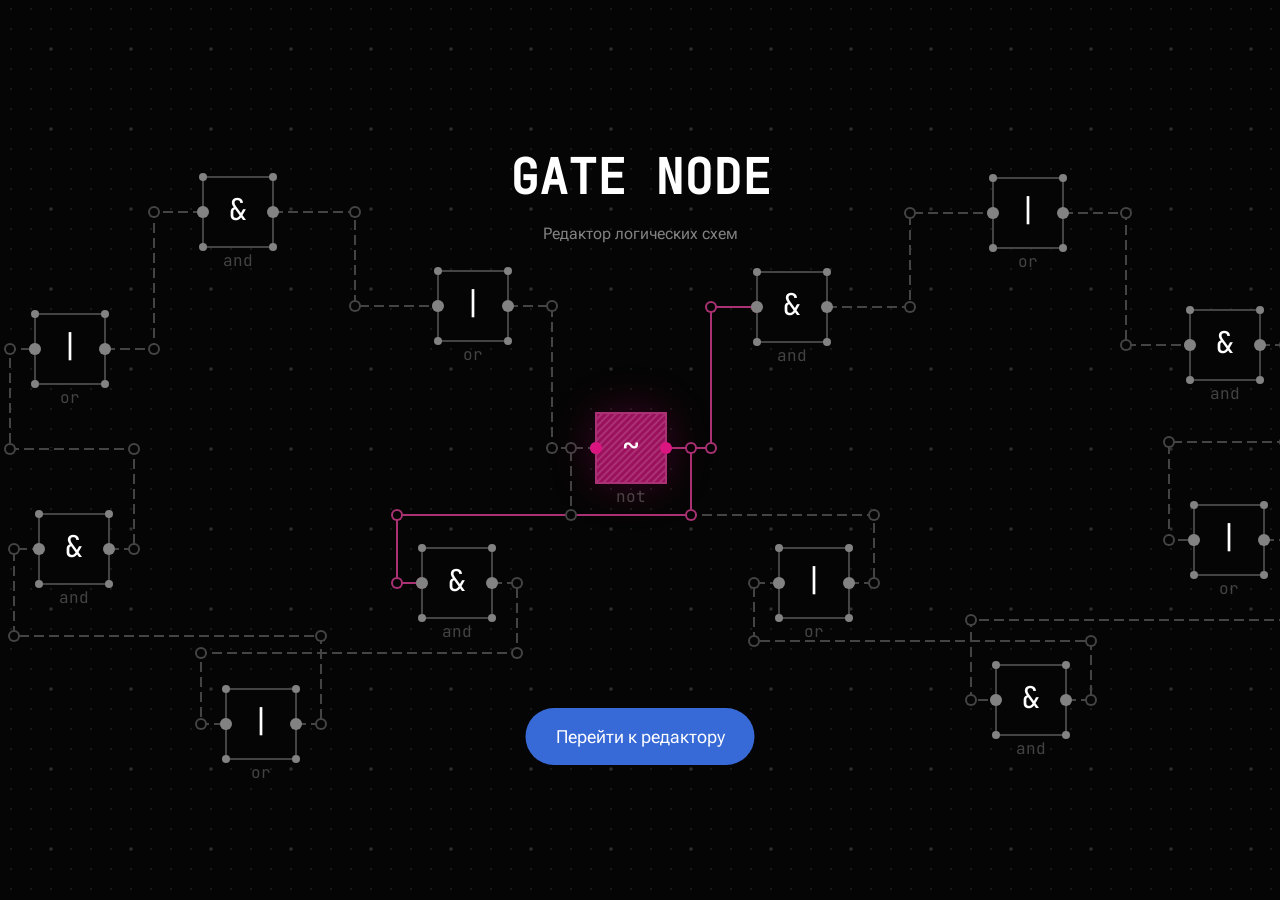
<file: index.html>
<!DOCTYPE html>
<html lang="ru">
    <head>
        <meta charset="UTF-8">
        <meta name="viewport" content="width=device-width, initial-scale=1.0">
        
        <title>Document</title>

        <link rel="stylesheet" href="static/style/fonts.css">
        <link rel="stylesheet" href="static/style/root.css">
        <link rel="stylesheet" href="static/style/index.css">
    </head>
    <body>
        <canvas id="canvas" class="canvas" width="750" height="650"></canvas>

        <div id="welcome-header" class="welcome-header hidden">
            <p class="welcome-header-title">GATE NODE</p>
            <p class="welcome-header-desc">Редактор логических схем</p>
        </div>

        <a id="welcome-button" class="welcome-button hidden" href="editor.html">
            <p>Перейти к редактору</p>
        </a>

        <script src="static/scripts/nodecore.js"></script>
        <script src="static/scripts/components.js"></script>
        <script>
            const canvas = document.getElementById("canvas");
            const ctx    = WrapContext(canvas.getContext("2d"));

            const engine = new NodeEngine(ctx, canvas);
            
            const WelcomeBlueprint = '{"components":[{"id":"0","type":"gate:and","posX":507,"posY":243},{"id":"1","type":"gate:or","posX":742,"posY":337},{"id":"2","type":"gate:not","posX":900,"posY":479},{"id":"3","type":"gate:or","posX":339,"posY":380},{"id":"4","type":"gate:and","posX":343,"posY":580},{"id":"5","type":"gate:or","posX":530,"posY":755},{"id":"6","type":"gate:and","posX":726,"posY":614},{"id":"7","type":"gate:or","posX":1297,"posY":244},{"id":"8","type":"gate:and","posX":1061,"posY":338},{"id":"9","type":"gate:and","posX":1494,"posY":376},{"id":"10","type":"gate:or","posX":1498,"posY":571},{"id":"11","type":"gate:and","posX":1300,"posY":731},{"id":"12","type":"gate:or","posX":1083,"posY":614}],"connections":{"0":["3"],"1":["0"],"2":["1","12"],"3":["4"],"4":["5"],"5":["6"],"6":["2"],"7":["8"],"8":["2"],"9":["7"],"10":["9"],"11":["10"],"12":["11"]}}';
            // const WelcomeBlueprint = '{"components":[{"id":"0","type":"gate:or","posX":1014,"posY":682},{"id":"1","type":"gate:and","posX":1257,"posY":595},{"id":"2","type":"lamp","posX":1717,"posY":721},{"id":"3","type":"lamp","posX":1653,"posY":334},{"id":"4","type":"gate:not","posX":1089,"posY":404},{"id":"5","type":"switch","posX":607,"posY":760},{"id":"6","type":"switch","posX":649,"posY":535},{"id":"7","type":"switch","posX":519,"posY":368},{"id":"8","type":"lamp","posX":1592,"posY":545}],"connections":{"0":["5","7"],"1":["6","4"],"2":["0","1"],"3":["1"],"4":["6","0"],"8":["4"]}}';
            // const WelcomeBlueprint = '{"components":[{"id":"0","type":"gate:and","posX":1016,"posY":207},{"id":"1","type":"gate:or","posX":1016,"posY":277},{"id":"2","type":"gate:and","posX":1016,"posY":347},{"id":"3","type":"gate:or","posX":1016,"posY":417},{"id":"4","type":"gate:and","posX":1016,"posY":487},{"id":"5","type":"gate:or","posX":946,"posY":207},{"id":"6","type":"gate:and","posX":876,"posY":207},{"id":"7","type":"gate:or","posX":806,"posY":207},{"id":"8","type":"gate:and","posX":736,"posY":207},{"id":"9","type":"gate:or","posX":736,"posY":277},{"id":"10","type":"gate:and","posX":736,"posY":347},{"id":"11","type":"gate:or","posX":736,"posY":417},{"id":"12","type":"gate:and","posX":736,"posY":487},{"id":"13","type":"gate:or","posX":666,"posY":487},{"id":"14","type":"gate:and","posX":596,"posY":487},{"id":"15","type":"gate:or","posX":526,"posY":487},{"id":"16","type":"gate:not","posX":458,"posY":207},{"id":"17","type":"gate:or","posX":458,"posY":277},{"id":"18","type":"gate:and","posX":457,"posY":347},{"id":"19","type":"gate:or","posX":457,"posY":417},{"id":"20","type":"gate:and","posX":457,"posY":487}],"connections":{"0":["5"],"1":["0"],"2":["1"],"3":["2"],"4":["3"],"5":["6"],"6":["7"],"7":["8"],"8":["9"],"9":["10"],"10":["11"],"11":["12"],"12":["13"],"13":["14"],"14":["15"],"15":["20"],"16":["4"],"17":["16"],"18":["17"],"19":["18"],"20":["19"]}}';
            deserialize(JSON.parse(WelcomeBlueprint), engine.network);
            
            engine.objectEvents.clicking    = true;
            engine.objectEvents.selection   = false;
            engine.objectEvents.mousedownup = false;
            engine.objectEvents.hovering    = true;
            engine.dragging = false;

            engine.network.appearance();
            engine.centerit();
            engine.launch();  
            
            function resize() {
                let dpr = window.devicePixelRatio || 1;

                canvas.style.width  = window.innerWidth + 'px';
                canvas.style.height = window.innerHeight + 'px';

                canvas.width = window.innerWidth * dpr;
                canvas.height = window.innerHeight * dpr;

                engine.canvas.setScale(dpr, dpr);
                engine.centerit();
            }

            window.addEventListener('resize', resize);
            resize();
            
            setTimeout(() => {
                document.getElementById('welcome-header').classList.toggle('hidden');
                document.getElementById('welcome-button').classList.toggle('hidden');
            }, 600);

        </script>
    </body>
</html>
</file>
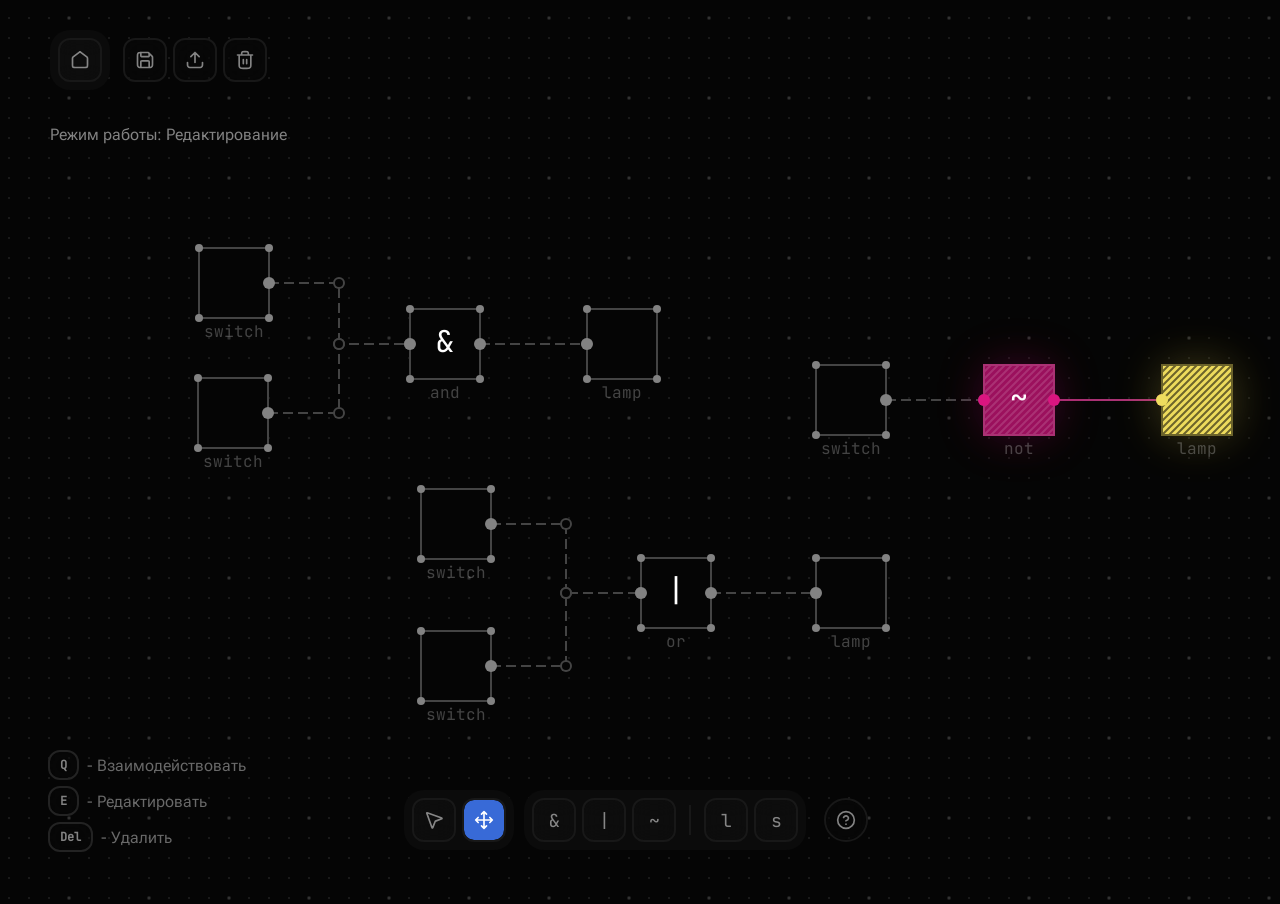
<file: editor.html>
<!DOCTYPE html>
<html lang="ru">
    <head>
        <title>Gatenode</title>
        <meta charset='utf-8'>

        <link rel="stylesheet" href="static/style/editor.css">
        <link rel="stylesheet" href="static/style/fonts.css">
        <link rel="stylesheet" href="static/style/root.css">
        <link rel="stylesheet" href="static/style/editor.css">
    </head>
    <body>
        <canvas id="canvas" style="background: #050505;" width="800" height="800"></canvas>
        
        <div id="select-action-panel" class="select-action-panel select-panel-hidden">
            <div id="action-select" class="panel">
                <div id="select-interact" onclick="selectActionOption(InteractOption)" class="item-panel item-tooltip" tooltip-text="Взаимодействовать  Q">
                    <svg class="item-panel-icon" width="24" height="24" viewBox="0 0 24 24" fill="none" xmlns="http://www.w3.org/2000/svg">
                        <path d="M20.5056 10.7754C21.1225 10.5355 21.431 10.4155 21.5176 10.2459C21.5926 10.099 21.5903 9.92446 21.5115 9.77954C21.4205 9.61226 21.109 9.50044 20.486 9.2768L4.59629 3.5728C4.0866 3.38983 3.83175 3.29835 3.66514 3.35605C3.52029 3.40621 3.40645 3.52004 3.35629 3.6649C3.29859 3.8315 3.39008 4.08635 3.57304 4.59605L9.277 20.4858C9.50064 21.1088 9.61246 21.4203 9.77973 21.5113C9.92465 21.5901 10.0991 21.5924 10.2461 21.5174C10.4157 21.4308 10.5356 21.1223 10.7756 20.5054L13.3724 13.8278C13.4194 13.707 13.4429 13.6466 13.4792 13.5957C13.5114 13.5506 13.5508 13.5112 13.5959 13.479C13.6468 13.4427 13.7072 13.4192 13.828 13.3722L20.5056 10.7754Z" stroke-width="2" stroke-linecap="round" stroke-linejoin="round"/>
                    </svg>
                </div>
                <div id="select-move" onclick="selectActionOption(EditOption)" class="item-panel item-tooltip item-selected" tooltip-text="Редактировать  E">
                    <svg class="item-panel-icon" width="24" height="24" viewBox="0 0 24 24" fill="none" xmlns="http://www.w3.org/2000/svg">
                        <path d="M5 9L2 12M2 12L5 15M2 12H22M9 5L12 2M12 2L15 5M12 2V22M15 19L12 22M12 22L9 19M19 9L22 12M22 12L19 15" stroke-width="2" stroke-linecap="round" stroke-linejoin="round"/>
                    </svg>
                </div>
            </div>
            <div id="component-select" class="panel">
                <!-- later init -->
            </div>
            <div id="info-block" onclick="document.getElementById('guide').classList.toggle('guide-hidden')" class="panel" style="background: none;">
                <div class="item-panel item-tooltip" style="border-radius: 20px;" tooltip-text="Помощь">
                    <svg class="item-panel-icon" width="24" height="24" viewBox="0 0 24 24" fill="none" xmlns="http://www.w3.org/2000/svg">
                        <path d="M9.09 9C9.3251 8.33167 9.78915 7.76811 10.4 7.40913C11.0108 7.05016 11.7289 6.91894 12.4272 7.03871C13.1255 7.15849 13.7588 7.52152 14.2151 8.06353C14.6713 8.60553 14.9211 9.29152 14.92 10C14.92 12 11.92 13 11.92 13M12 17H12.01M22 12C22 17.5228 17.5228 22 12 22C6.47715 22 2 17.5228 2 12C2 6.47715 6.47715 2 12 2C17.5228 2 22 6.47715 22 12Z" stroke-width="2" stroke-linecap="round" stroke-linejoin="round"/>
                    </svg>
                </div>
            </div>
        </div>

        <div id="guide" class="guide guide-hidden">
            <img id="guide-banner" class="guide-banner" src="static/source/gates-guide-01.gif" alt="">
            <div id="guide-content" class="guide-content">
                Добро пожаловать в редактор логических схем
            </div>
            <div id="guide-control" class="guide-control">
                <div id="back-button" class="guide-control-button" onclick="BackGuidePage()">
                    <svg width="24" height="24" viewBox="0 0 24 24" fill="none" xmlns="http://www.w3.org/2000/svg">
                        <path d="M20 12H4M10 6L4 12L10 18" stroke-width="2" stroke-linecap="round" stroke-linejoin="round"/>
                    </svg>
                </div>

                <div id="next-button" class="guide-control-button" onclick="NextGuidePage()">
                    <svg width="24" height="24" viewBox="0 0 24 24" fill="none" xmlns="http://www.w3.org/2000/svg">
                        <path d="M4 12H20M14 18L20 12L14 6" stroke-width="2" stroke-linecap="round" stroke-linejoin="round"/>
                    </svg>
                </div>
            </div>
        </div>

        <div id="file-panel" class="file-panel file-panel-hidden">
            <div class="panel">
                <a href="index.html">
                    <div class="item-panel item-tooltip" tooltip-text="На главную" style="--tooltip-offset-y: -125%;">
                        <svg class="item-panel-icon" width="24" height="24" viewBox="0 0 24 24" fill="none" xmlns="http://www.w3.org/2000/svg">
                            <path d="M3 10.5653C3 9.99094 3 9.70376 3.07403 9.4393C3.1396 9.20503 3.24737 8.98469 3.39203 8.7891C3.55534 8.5683 3.78202 8.39199 4.23539 8.03937L11.0177 2.76424C11.369 2.49099 11.5447 2.35436 11.7387 2.30184C11.9098 2.2555 12.0902 2.2555 12.2613 2.30184C12.4553 2.35436 12.631 2.49099 12.9823 2.76424L19.7646 8.03937C20.218 8.39199 20.4447 8.5683 20.608 8.7891C20.7526 8.98469 20.8604 9.20503 20.926 9.4393C21 9.70376 21 9.99094 21 10.5653V17.8002C21 18.9203 21 19.4804 20.782 19.9082C20.5903 20.2845 20.2843 20.5905 19.908 20.7822C19.4802 21.0002 18.9201 21.0002 17.8 21.0002H6.2C5.07989 21.0002 4.51984 21.0002 4.09202 20.7822C3.71569 20.5905 3.40973 20.2845 3.21799 19.9082C3 19.4804 3 18.9203 3 17.8002V10.5653Z" stroke-width="2" stroke-linecap="round" stroke-linejoin="round"/>
                        </svg>
                    </div>
                </a>
            </div>
            <div class="panel" style="background: none;">
                <div class="item-panel item-tooltip" onclick="downloadBlueprint()" tooltip-text="Сохранить" style="--tooltip-offset-y: -125%;">
                    <svg class="item-panel-icon" width="24" height="24" viewBox="0 0 24 24" fill="none" xmlns="http://www.w3.org/2000/svg">
                        <path d="M7 3V6.4C7 6.96005 7 7.24008 7.10899 7.45399C7.20487 7.64215 7.35785 7.79513 7.54601 7.89101C7.75992 8 8.03995 8 8.6 8H15.4C15.9601 8 16.2401 8 16.454 7.89101C16.6422 7.79513 16.7951 7.64215 16.891 7.45399C17 7.24008 17 6.96005 17 6.4V4M17 21V14.6C17 14.0399 17 13.7599 16.891 13.546C16.7951 13.3578 16.6422 13.2049 16.454 13.109C16.2401 13 15.9601 13 15.4 13H8.6C8.03995 13 7.75992 13 7.54601 13.109C7.35785 13.2049 7.20487 13.3578 7.10899 13.546C7 13.7599 7 14.0399 7 14.6V21M21 9.32548V16.2C21 17.8802 21 18.7202 20.673 19.362C20.3854 19.9265 19.9265 20.3854 19.362 20.673C18.7202 21 17.8802 21 16.2 21H7.8C6.11984 21 5.27976 21 4.63803 20.673C4.07354 20.3854 3.6146 19.9265 3.32698 19.362C3 18.7202 3 17.8802 3 16.2V7.8C3 6.11984 3 5.27976 3.32698 4.63803C3.6146 4.07354 4.07354 3.6146 4.63803 3.32698C5.27976 3 6.11984 3 7.8 3H14.6745C15.1637 3 15.4083 3 15.6385 3.05526C15.8425 3.10425 16.0376 3.18506 16.2166 3.29472C16.4184 3.4184 16.5914 3.59135 16.9373 3.93726L20.0627 7.06274C20.4086 7.40865 20.5816 7.5816 20.7053 7.78343C20.8149 7.96237 20.8957 8.15746 20.9447 8.36154C21 8.59171 21 8.8363 21 9.32548Z" stroke-width="2" stroke-linecap="round" stroke-linejoin="round"/>
                    </svg>
                </div>
                <input id="file-upload" type="file" accept=".json" style="display: none;">
                <div class="item-panel item-tooltip" onclick="document.getElementById('file-upload').click()" tooltip-text="Загрузить" style="--tooltip-offset-y: -125%;">
                    <svg class="item-panel-icon" width="24" height="24" viewBox="0 0 24 24" fill="none" xmlns="http://www.w3.org/2000/svg">
                        <path d="M21 15V16.2C21 17.8802 21 18.7202 20.673 19.362C20.3854 19.9265 19.9265 20.3854 19.362 20.673C18.7202 21 17.8802 21 16.2 21H7.8C6.11984 21 5.27976 21 4.63803 20.673C4.07354 20.3854 3.6146 19.9265 3.32698 19.362C3 18.7202 3 17.8802 3 16.2V15M17 8L12 3M12 3L7 8M12 3V15" stroke-width="2" stroke-linecap="round" stroke-linejoin="round"/>
                    </svg>
                </div>
                <div class="item-panel item-tooltip" onclick="engine.network.clear()" tooltip-text="Очистить экран" style="--tooltip-offset-y: -125%;">
                    <svg class="item-panel-icon" width="24" height="24" viewBox="0 0 24 24" fill="none" xmlns="http://www.w3.org/2000/svg">
                        <path d="M16 6V5.2C16 4.0799 16 3.51984 15.782 3.09202C15.5903 2.71569 15.2843 2.40973 14.908 2.21799C14.4802 2 13.9201 2 12.8 2H11.2C10.0799 2 9.51984 2 9.09202 2.21799C8.71569 2.40973 8.40973 2.71569 8.21799 3.09202C8 3.51984 8 4.0799 8 5.2V6M10 11.5V16.5M14 11.5V16.5M3 6H21M19 6V17.2C19 18.8802 19 19.7202 18.673 20.362C18.3854 20.9265 17.9265 21.3854 17.362 21.673C16.7202 22 15.8802 22 14.2 22H9.8C8.11984 22 7.27976 22 6.63803 21.673C6.07354 21.3854 5.6146 20.9265 5.32698 20.362C5 19.7202 5 18.8802 5 17.2V6" stroke-width="2" stroke-linecap="round" stroke-linejoin="round"/>
                    </svg>
                </div>
            </div>
        </div>

        <div id="statistic" class="statistic hidden">
            <p id="statistic-mode">Режим работы: редактирование</p>
        </div>

        <!-- <div id="control-simulate" class="control-simulate">
            <!-- <div id="stop-button" class="simulate-button stop-simulate">
                <svg width="24" height="24" viewBox="0 0 24 24" fill="none" xmlns="http://www.w3.org/2000/svg">
                    <path d="M3 7.8C3 6.11984 3 5.27976 3.32698 4.63803C3.6146 4.07354 4.07354 3.6146 4.63803 3.32698C5.27976 3 6.11984 3 7.8 3H16.2C17.8802 3 18.7202 3 19.362 3.32698C19.9265 3.6146 20.3854 4.07354 20.673 4.63803C21 5.27976 21 6.11984 21 7.8V16.2C21 17.8802 21 18.7202 20.673 19.362C20.3854 19.9265 19.9265 20.3854 19.362 20.673C18.7202 21 17.8802 21 16.2 21H7.8C6.11984 21 5.27976 21 4.63803 20.673C4.07354 20.3854 3.6146 19.9265 3.32698 19.362C3 18.7202 3 17.8802 3 16.2V7.8Z" stroke-width="2" stroke-linecap="round" stroke-linejoin="round"/>
                </svg>
                <p>Остановить</p>
            </div>
            <div id="run-button" class="simulate-button run-simulate">
                <svg width="24" height="24" viewBox="0 0 24 24" fill="none" xmlns="http://www.w3.org/2000/svg">
                    <path d="M5 4.98951C5 4.01835 5 3.53277 5.20249 3.2651C5.37889 3.03191 5.64852 2.88761 5.9404 2.87018C6.27544 2.85017 6.67946 3.11953 7.48752 3.65823L18.0031 10.6686C18.6708 11.1137 19.0046 11.3363 19.1209 11.6168C19.2227 11.8621 19.2227 12.1377 19.1209 12.383C19.0046 12.6635 18.6708 12.886 18.0031 13.3312L7.48752 20.3415C6.67946 20.8802 6.27544 21.1496 5.9404 21.1296C5.64852 21.1122 5.37889 20.9679 5.20249 20.7347C5 20.467 5 19.9814 5 19.0103V4.98951Z" stroke-width="2" stroke-linecap="round" stroke-linejoin="round"/>
                </svg>
                <p>Запустить</p>
            </div>
        </div> -->

        <!-- <div id="train-banner" class="train-banner">
            <button class="train-banner-button">
                <svg class="train-banner-icon" width="24" height="24" viewBox="0 0 24 24" fill="none" xmlns="http://www.w3.org/2000/svg">
                    <path d="M18 6L6 18M6 6L18 18" stroke-width="2" stroke-linecap="round" stroke-linejoin="round"/>
                </svg>
            </button>
            <p class="train-banner-text">
                Хотите пройти обучение?
            </p>
            <button class="train-banner-button">
                <svg class="train-banner-icon" width="24" height="24" viewBox="0 0 24 24" fill="none" xmlns="http://www.w3.org/2000/svg">
                    <path d="M20 6L9 17L4 12" stroke-width="2" stroke-linecap="round" stroke-linejoin="round"/>
                </svg>
            </button>
        </div> -->
        
        <div id="shortcuts" class="shortcuts shortcuts-hidden">
            <!-- later init -->
        </div>

        <script src="static/scripts/nodecore.js"></script>
        <script src="static/scripts/components.js"></script>
        <script>
            const canvas = document.getElementById("canvas");
            const ctx    = canvas.getContext("2d");

            const engine = new NodeEngine(ctx, canvas);

            function resize() {
                let dpr = window.devicePixelRatio || 1;

                canvas.style.width  = window.innerWidth + 'px';
                canvas.style.height = window.innerHeight + 'px';

                canvas.width = window.innerWidth * dpr;
                canvas.height = window.innerHeight * dpr;

                engine.canvas.setScale(dpr, dpr);
                engine.centerit();
            }

            window.addEventListener('resize', resize);
            resize();


            // =========== later init ===========
            
            const selectComponent = document.getElementById('component-select');
            ComponentsViews.forEach((array, index) => {
                array.forEach(({ id, tooltip, color, icon }) => {
                    selectComponent.innerHTML += `<div id="select-${id}" onclick="selectActionOption({ id: 'select-${id}', type: 'add', value: '${id}', preset: AddPreset })" class="item-panel item-tooltip" tooltip-text="${tooltip}" style="--color-active: ${color};"><span>${icon}</span></div>`;
                });
                if (index + 1 < ComponentsViews.length) {
                    selectComponent.innerHTML += '<div class="panel-separate"></div>';
                }
            });

            
            // =========== select option ===========
            
            const EditPreset = () => {
                engine.objectEvents.clicking    = false;
                engine.objectEvents.selection   = true;
                engine.objectEvents.mousedownup = true;
                
                document.getElementById('statistic-mode').textContent = 'Режим работы: Редактирование';
            };
            
            const InteractPreset = () => {
                engine.objectEvents.clicking    = true,
                engine.objectEvents.selection   = false;
                engine.objectEvents.mousedownup = false;
                
                document.getElementById('statistic-mode').textContent = 'Режим работы: Взаимодействие';
                engine.objectEvents.clearSelected();
            };
            
            canvas.addEventListener('mouseup', (event) => {
                if (selectedOption.type === 'add') {
                    let reference = ComponentsViews.flat().find(({ id }) => id === selectedOption.value);
                    if (reference !== undefined) {
                        let compoennt = reference.get(new Point(event.clientX - engine.canvas.getOffsetX(), event.clientY - engine.canvas.getOffsetY()));
                        engine.network.add(compoennt);
                        compoennt.appearance({});
                    }

                    selectActionOption(EditOption);
                }
            });
            const AddPreset = () => {
                engine.objectEvents.selection   = false;
                engine.objectEvents.mousedownup = false;
                engine.objectEvents.clicking    = false;
            };
            
            const EditOption     = { id: 'select-move'    , type: 'move'    , preset: EditPreset     };
            const InteractOption = { id: 'select-interact', type: 'interact', preset: InteractPreset };
            
            let selectedOption = EditOption;
            selectedOption.preset();
            
            function selectActionOption(option) {
                if (selectedOption.id !== option.id) {
                    document.getElementById(selectedOption.id).classList.remove('item-selected');
                    document.getElementById(option.id).classList.add('item-selected');
                    selectedOption = option;
                    selectedOption.preset();
                }
            }

            // =========== utility engine ===========
            
            function deleteSelectedComponents() {
                engine.network.delete(...engine.objectEvents.selected);
            }

            // =========== shortcuts ===========
            
            const shortcuts = [
                { text: 'Взаимодействовать', view: true, icon: 'Q'     , code: 'KeyQ'  , ctrl: false, shift: false, alt: false, action: () => selectActionOption(InteractOption) },
                { text: 'Редактировать'    , view: true, icon: 'E'     , code: 'KeyE'  , ctrl: false, shift: false, alt: false, action: () => selectActionOption(EditOption)     },
                { text: 'Удалить'          , view: true, icon: 'Del'   , code: 'Delete', ctrl: false, shift: false, alt: false, action: () => deleteSelectedComponents()         },
                // { text: 'Выделить все'     , view: true, icon: 'Ctrl A', code: 'KeyA'  , ctrl: true , shift: false, alt: false, action: () => { } },
                
                { view: false, code: 'Escape', ctrl: false, shift: false, alt: false, action: () => { selectActionOption(EditOption); engine.objectEvents.clearSelected() } }
            ];
            
            const shortcutsContainer = document.getElementById('shortcuts');
            shortcuts.forEach(({ text, view, icon, code }) => {
                if (view) {
                    shortcutsContainer.innerHTML += `<div class="item-shortcut"><button onclick="{ this.blur(); }" id="shortcut-${code}" class="shortcut-button">${icon}</button><span> - ${text}</span></div>`;
                }
            });
            
            document.addEventListener('keydown', (event) => {
                let shortcut = shortcuts.find(({ code, ctrl, shift, alt }) => event.code === code && event.ctrlKey === ctrl && event.shiftKey === shift && event.altKey === alt);
                if (shortcut !== undefined) {
                    shortcut.action();
                    if (shortcut.view) {
                        const button = document.getElementById(`shortcut-${shortcut.code}`);
                        
                        button.focus();
                        setTimeout(() => { button.blur() }, 100);
                    }
                }
            });

            // =========== guide ===========

            const GuideContent = [
                { 
                    text: 'Добро пожаловать в редактор логических схем! <br> <br> Вам доступен базовый набор логических вентилей (AND, OR, NOT), а также элементы управления: переключатели и индикаторные лампы. <br> <br> Для работы предусмотрено два режима: редактирование - создание и изменение схем, и взаимодействие - проверка логики в реальном времени.', 
                    bannerurl: 'static/source/gates-guide-01.gif' 
                },
                {
                    text: 'В режиме редактирования вы можете добавлять/удалять логические элементы, соединять компоненты и менять топологию сети. <br> <br> Чтобы перейти в режим редактирование нажмите на соотвествующую кнопку на панели внизу или воспользуйтесь шорткатом <span class="shortcut-button" style="padding: 2px 7px; margin: 5px; border-radius: 7px;">E</span>.',
                    bannerurl: 'static/source/gates-guide-02.gif'
                },
                {
                    text: 'Чтобы добавить новый элемент в режиме редактирования выберите нужный элемент на панели внизу и кликните в необходимое место. <br> <br> В случае, если вы хотите отменить добавление элемента либо нажмите на <span class="shortcut-button" style="padding: 2px 7px; margin: 5px; border-radius: 7px;">Esc</span>, либо вернитесь в режим редактирования/взаимодействия.',
                    bannerurl: 'static/source/gates-guide-03.gif'
                },
                {
                    text: 'Чтобы соединить два элемента, зажмите коннектор и протяните до коннектора нужного элемента. <br> <br> Соединять можно только коннектора вход-выход. В левой части компонента всегда располагается коннектор входа, в правой части - коннектор выхода.',
                    bannerurl: 'static/source/gates-guide-04.gif'
                },
                {
                    text: 'Чтобы удалить ненужные элементы выделите их, кликнув по ним, и нажмите на <span class="shortcut-button" style="padding: 2px 7px; margin: 5px; border-radius: 7px;">Del</span>. Если вы хотите очистить все поле, то нажмите на соотвествующую кнопку на панели слева сверху.',
                    bannerurl: 'static/source/gates-guide-05.gif'
                },
                {
                    text: 'В режиме взаимодействия вы можете влиять на интерактивные элементы, но не можете изменять топологию сети. На текущий момент доступен один интерактивный элемент - переключатель (switch). Для взаимодесйтвия с ним достаточно просто нажать на него. <br> <br> Чтобы перейти в режим взаимодействия нажмите на соотвуствущую кнопку на панели внизу или воспользуйтесь шорткатом <span class="shortcut-button" style="padding: 2px 7px; margin: 5px; border-radius: 7px;">Q</span>.',
                    bannerurl: 'static/source/gates-guide-06.gif'
                },
                {
                    text: 'Независимо от текущего режима работы вы можете передвигаться по холсту. Для передвижения по холсту зажмите колесико мыши. <br> <br> В случае, если потеряете свою схему на холсте, в центре экрана появится радар - нажмите на него, чтобы вернуться к схеме.',
                    bannerurl: 'static/source/gates-guide-07.gif'
                },
                {
                    text: 'Редактор также поддерживает сохранение и загрузку схем. Обе функции находятся на панели слева сверху.',
                    bannerurl: 'static/source/gates-guide-08.gif'
                }
            ];

            let current_page = 0;
            UpdateGuidePage();

            function UpdateGuidePage() {
                document.getElementById('guide-banner').src = GuideContent[current_page].bannerurl;
                document.getElementById('guide-content').innerHTML = GuideContent[current_page].text;
            }

            function NextGuidePage() {
                current_page = (current_page + 1) % GuideContent.length;
                UpdateGuidePage();
            }

            function BackGuidePage() {
                current_page = current_page - 1;
                if (current_page < 0) {
                    current_page = GuideContent.length - 1;
                }
                UpdateGuidePage();
            }
            
            
            
            
            // =========== save/load ===========

            function downloadBlueprint() {
                const blob = new Blob([JSON.stringify(serialize(engine.network))], { type: "application/json" });

                const url = URL.createObjectURL(blob);
                const link = document.createElement("a");
                
                link.href = url;
                link.download = `${crypto.randomUUID()}.json`;

                document.body.appendChild(link);
                link.click();
                document.body.removeChild(link);

                URL.revokeObjectURL(url);
            }

            document.getElementById('file-upload').addEventListener('change', (event) => {
                const file = event.target.files[0];
    
                if (file && file.type === "application/json") {
                    const reader = new FileReader();
                    
                    reader.onload = (e) => {
                        try {
                            const object = JSON.parse(e.target.result);
                            deserialize(object, engine.network);
                            engine.network.appearance();
                            engine.centerit();
                        } catch (err) {
                            alert("Ошибка: Файл не является валидным JSON");
                        }
                    };
                    
                    reader.readAsText(file);
                } else {
                    alert("Пожалуйста, выберите файл в формате .json");
                }
            });

            function uploadBlueprint() {
                const file = event.target.files[0];
                const reader = new FileReader();
                reader.onload = (e) => {
                    const data = JSON.parse(e.target.result);
                    console.log(data);
                };
                reader.readAsText(file);
            }


            // =========== appearance ===========

            setTimeout(() => {
                document.getElementById('select-action-panel').classList.remove('select-panel-hidden');
                document.getElementById('file-panel').classList.remove('file-panel-hidden');    
                document.getElementById('shortcuts').classList.remove('shortcuts-hidden');
                document.getElementById('statistic').classList.remove('hidden');
            }, 200);

            const WelcomeBlueprint = '{"components":[{"id":"0","type":"switch","posX":645,"posY":265},{"id":"1","type":"switch","posX":644,"posY":395},{"id":"2","type":"gate:and","posX":856,"posY":326},{"id":"3","type":"lamp","posX":1033,"posY":326},{"id":"4","type":"switch","posX":867,"posY":506},{"id":"5","type":"switch","posX":867,"posY":648},{"id":"6","type":"gate:or","posX":1087,"posY":575},{"id":"7","type":"lamp","posX":1262,"posY":575},{"id":"8","type":"switch","posX":1262,"posY":382},{"id":"9","type":"gate:not","posX":1430,"posY":382},{"id":"10","type":"lamp","posX":1608,"posY":382}],"connections":{"2":["0","1"],"3":["2"],"6":["4","5"],"7":["6"],"9":["8"],"10":["9"]}}';
            deserialize(JSON.parse(WelcomeBlueprint), engine.network);

            engine.centerit();

            engine.network.appearance();
            engine.launch();
        

        </script>
    </body>
</html>
</file>
<file: static/style/fonts.css>
@font-face {
    font-family: 'Roboto Flex';
    src: url('fonts/RobotoFlex-VariableFont.ttf') format('truetype');
    font-weight: 100 1000;
    font-style: normal;
    font-display: swap;
}

@font-face {
    font-family: 'JetBrains Mono';
    src: url('fonts/JetBrainsMono-Regular.ttf') format('truetype');
    font-weight: 400;
    font-style: normal;
    font-display: swap;
}


@font-face {
    font-family: 'Marck Script';
    src: url('fonts/MarckScript-Regular.ttf') format('truetype');
    font-weight: 400;
    font-style: normal;
    font-display: swap;
}
</file>
<file: static/style/root.css>
:root {
    --color-100: #050505;
    --color-150: #0B0B0B;
    --color-200: #181818;   
    --color-300: #232323;
    --color-400: #ffffff;
    --color-active: #386AD7; 

    --tooltip-offset-y: 125%;
    --tooltip-font: 'Roboto-flex', sanf-serif;
}
</file>
<file: static/style/index.css>
body {
    background: var(--color-100);
    box-sizing: border-box;
    padding: 0px;
    margin: 0px;
}

.canvas {
    position: absolute;
    left: 50%;
    top: 50%;
    transform: translate(-50%, -50%);
}


.header {
    outline: white solid 1px;
}


.welcome-header {
    transform: translate(-50%, 0%);
    position: absolute;
    left: 50%;
    top: 15%;
    z-index: 1;

    user-select: none;

    transition: all 300ms ease-in-out;
}

.welcome-header-title {
    font-family: 'JetBrains Mono', monospace;
    text-align: center;
    font-weight: bold;
    color: white;
    font-size: 48px;
    margin: 10px 0px;
}

.welcome-header-desc {
    font-family: 'Roboto Flex', sans-serif;
    color: rgba(255, 255, 255, 0.5);
    text-align: center;
    font-size: 16px;
}

.welcome-button {
    transform: translate(-50%, 0%);
    position: absolute;
    left: 50%;
    bottom: 15%;
    z-index: 1;

    font-family: 'Roboto Flex', sans-serif;

    background: var(--color-active);
    box-sizing: border-box;
    border-radius: 50px;
    padding: 0px 30px;

    cursor: pointer;
    user-select: none;

    text-decoration: none;
    color: inherit;

    transition: all 300ms ease-in-out;
}

.welcome-button p {
    color: white;
    font-size: 18px;
}

.welcome-button:hover {
    filter: brightness(80%);
}

.hidden {
    opacity: 0;
}
</file>
<file: static/style/editor.css>
body {
    margin: 0px;
    padding: 0px;
    background: #050505;

    width: 100vw;
    height: 100vh;

    overflow-x: hidden;
    overflow-y: hidden;
}

.container {
    background-color: var(--color-200);
    color: var(--color-400);
    box-sizing: border-box;
    border-radius: 10px;
    padding: 15px;
}

.container-button {
    font-family: 'JetBrains Mono', monospace;
    background-color: var(--color-200);
    justify-content: center;
    align-items: center;
    border-radius: 5px;
    display: flex;
}

.select-action-panel {
    box-sizing: border-box;  
    position: absolute;
    
    display: flex;
    
    gap: 10px;
    bottom: 50px;
    left: 50%;

    z-index: 1;

    transform: translate(-50%, 0px);

    transition: all 500ms cubic-bezier(0.68, 0.01, 0.29, 1);
}

.select-panel-hidden {
    transform: translate(-50%, 30px);
    opacity:   0;
}

.panel {
    height: fit-content;
    width:  fit-content;
    display: flex;
    gap: 10px;

    background: var(--color-150);
    padding: 10px;
    border-radius: 20px;
}

.panel-separate {
    width: 2px;
    margin: 5px 5px;
    background: var(--color-200);
}

.item-panel {
    box-sizing: border-box;
    border-radius: 10px;
    width:  40px;
    height: 40px;

    display: flex;
    justify-content: center;
    align-items: center;

    cursor: pointer;
    user-select: none; 

    color: rgba(255, 255, 255, 0.5);
    font-family: 'JetBrains Mono', monospace;
    font-size: 18px;

    outline: 2px solid var(--color-200);

    background-color: rgba(255, 255, 255, 0.01);
    backdrop-filter: blur(10px);

    transition: all 100ms ease-in-out;
}

.item-panel-icon {
    width:  20px;
    height: 20px;
    
    stroke: rgba(255, 255, 255, 0.5);

    transition: all 100ms ease-in-out;
}

.item-panel:hover {
    background-color: var(--color-200);
    color: rgba(255, 255, 255, 0.75);
}

.item-panel:hover .item-panel-icon {
    stroke: rgba(255, 255, 255, 0.75);
}

.item-panel:active {
    background: none;
    color: rgba(255, 255, 255, 1);
}

.item-panel:active .item-panel-icon {
    stroke: rgba(255, 255, 255, 1);
}

.item-tooltip {
    position: relative;
}

.item-tooltip::before {
    content: attr(tooltip-text);
    position: absolute;
    bottom: var(--tooltip-offset-y);
    left: 50%;
    transform: translateX(-50%); 
    
    padding: 8px 12px;
    font-family: 'JetBrains Mono', monospace;
    font-weight: lighter;
    color: #fff;
    background-color: var(--color-200);
    font-size: 14px;
    white-space: nowrap;
    border-radius: 5px;

    opacity: 0;
    pointer-events: none;
    transition: opacity 0.3s ease;
}

.item-tooltip:hover::before {
    opacity: 1;
}

.item-selected {
    background: var(--color-active);
    color: rgba(255, 255, 255, 1);
}

.item-selected .item-panel-icon {
    stroke: rgba(255, 255, 255, 1);
}

.item-selected:hover {
    background: var(--color-active);   
}

.item-selected:hover .item-panel-icon {
    stroke: white;
}


/* -------- file panel -------- */

.file-panel {
    position: absolute;
    left: 50px;
    top: 30px;

    display: flex;
    gap: 5px;
    
    transition: all 500ms cubic-bezier(0.68, 0.01, 0.29, 1);
}

.file-panel-hidden {
    transform: translate(0, -30px);
    opacity:   0;
}

/* -------- guide -------- */

.guide {
    position: absolute;
    bottom: 120px;
    left: 50%;
    
    width: 470px;
    height: 500px;
    border-radius: 20px;

    display: flex;
    flex-direction: column;
    
    box-sizing: border-box;
    padding: 10px;
    
    background: var(--color-150);
    
    transform: translate(-50%, 0);
    
    transition: all 200ms cubic-bezier(0.68, 0.01, 0.29, 1);
}            

.guide-hidden {
    transform: translate(-50%, 30px);
    pointer-events: none;
    user-select: none;
    opacity:   0;
}

.guide-banner {
    border-radius: 10px;
    object-fit: cover;
    min-height: 230px;
    width: 100%;
    
    user-select: none;
}

.guide-content {
    font-family: 'Roboto Flex', sans-serif;
    color: rgba(255, 255, 255, 0.75);
    padding: 15px 5px;
    height: 100%;
}

.guide-control {
    display: flex;
    justify-content: space-between;
}

.guide-control-button {
    height: 40px;
    width: 40px;

    display: flex;
    align-items: center;
    justify-content: center;

    user-select: none;
    
    border-radius: 50px;
    outline: solid 2px var(--color-200);

    transition: all 100ms ease-in-out;
}

.guide-control-button svg {
    stroke: rgba(255, 255, 255, 0.5);

    transition: stroke 100ms ease-in-out;
}

.guide-control-button:hover {
    background: var(--color-200);
}

.guide-control-button:hover svg {
    stroke: rgba(255, 255, 255, 0.75);
}

.guide-control-button:active {
    filter: brightness(80%);
}

.guide-control-button-noactive {
    filter: brightness(75%);
}


/* -------- shortcuts -------- */

.shortcuts {
    position: absolute;
    bottom: 50px;
    left: 50px;
    
    transition: opacity 300ms cubic-bezier(0.68, 0.01, 0.29, 1);
}

.shortcuts-hidden {
    opacity: 0;
}

.item-shortcut {
    display: flex;
    align-items: center;
    
    font-family: 'Roboto Flex', sans-serif;
    color: rgba(255, 255, 255, 0.4);
    
    user-select: none;
    
    gap: 10px;
}

.item-shortcut:not(:last-child) {
    margin-bottom: 10px;
}

.shortcut-button {
    height: fit-content;
    border-radius: 10px;
    padding: 5px 10px;
    
    outline: 2px solid var(--color-300);
    border: none;
    
    background-color: rgba(255, 255, 255, 0.01);
    backdrop-filter: blur(10px);
    
    font-family: 'JetBrains Mono', monospace;
    color: rgba(255, 255, 255, 0.5);
    font-weight: bold;
    font-size: 12px;
    
    user-select: none;
    cursor: pointer;
    
    transition: all 100ms ease-in-out;
}

.shortcut-button:active, .shortcut-button:focus {
    transform: translateY(5px);
}     


/* -------- train -------- */

.train-banner {
    background: var(--color-150);
    border-radius: 20px;
    
    position: absolute;
    top: 30px;
    left: 50%;
    transform: translateX(-50%);
    
    box-sizing: border-box;
    display: flex;
    padding: 10px;
    align-items: center;
    gap: 10px;
}

.train-banner-button {
    background: none;
    outline: none;
    border: none;
    
    width: 40px;
    height: 40px;
    
    display: flex;
    align-items: center;
    justify-content: center;
}

.train-banner-icon {
    stroke: rgba(255, 255, 255, 0.5);
}

.train-banner-text {
    padding: 0px;
    margin: 0px;
    color: rgba(255, 255, 255, 0.5);
    font-family: 'Roboto Flex', sans-serif;
}


/* -------- control simulate -------- */

.control-simulate {
    position: absolute;    
    right: 50px;
    top: 30px;
}

.simulate-button {
    display: flex;
    justify-content: center;
    align-items: center;
    gap: 10px;
    padding: 10px 20px;
    user-select: none;
    border-radius: 40px;
    height: 30px;
    cursor: pointer;
}

.simulate-button p {
    padding: 0px;
    margin: 0px;
    color: white;
    font-weight: 500;
    font-family: 'Roboto Flex', sans-serif;
}

.simulate-button svg {
    stroke: white;
    width: 20px;
}

.run-simulate {
    background: var(--color-active);
}

.statistic {
    position: absolute;
    left: 50px;
    top: 120px;

    font-family: 'Roboto Flex', sans-serif;
    color: rgba(255, 255, 255, 0.5);
    font-weight: regular;

    user-select: none;

    transition: all 500ms cubic-bezier(0.68, 0.01, 0.29, 1);
}

.statistic p {
    margin: 5px 0px;
}

/* -------- utility -------- */

.hidden {
    opacity: 0;
}
</file>
